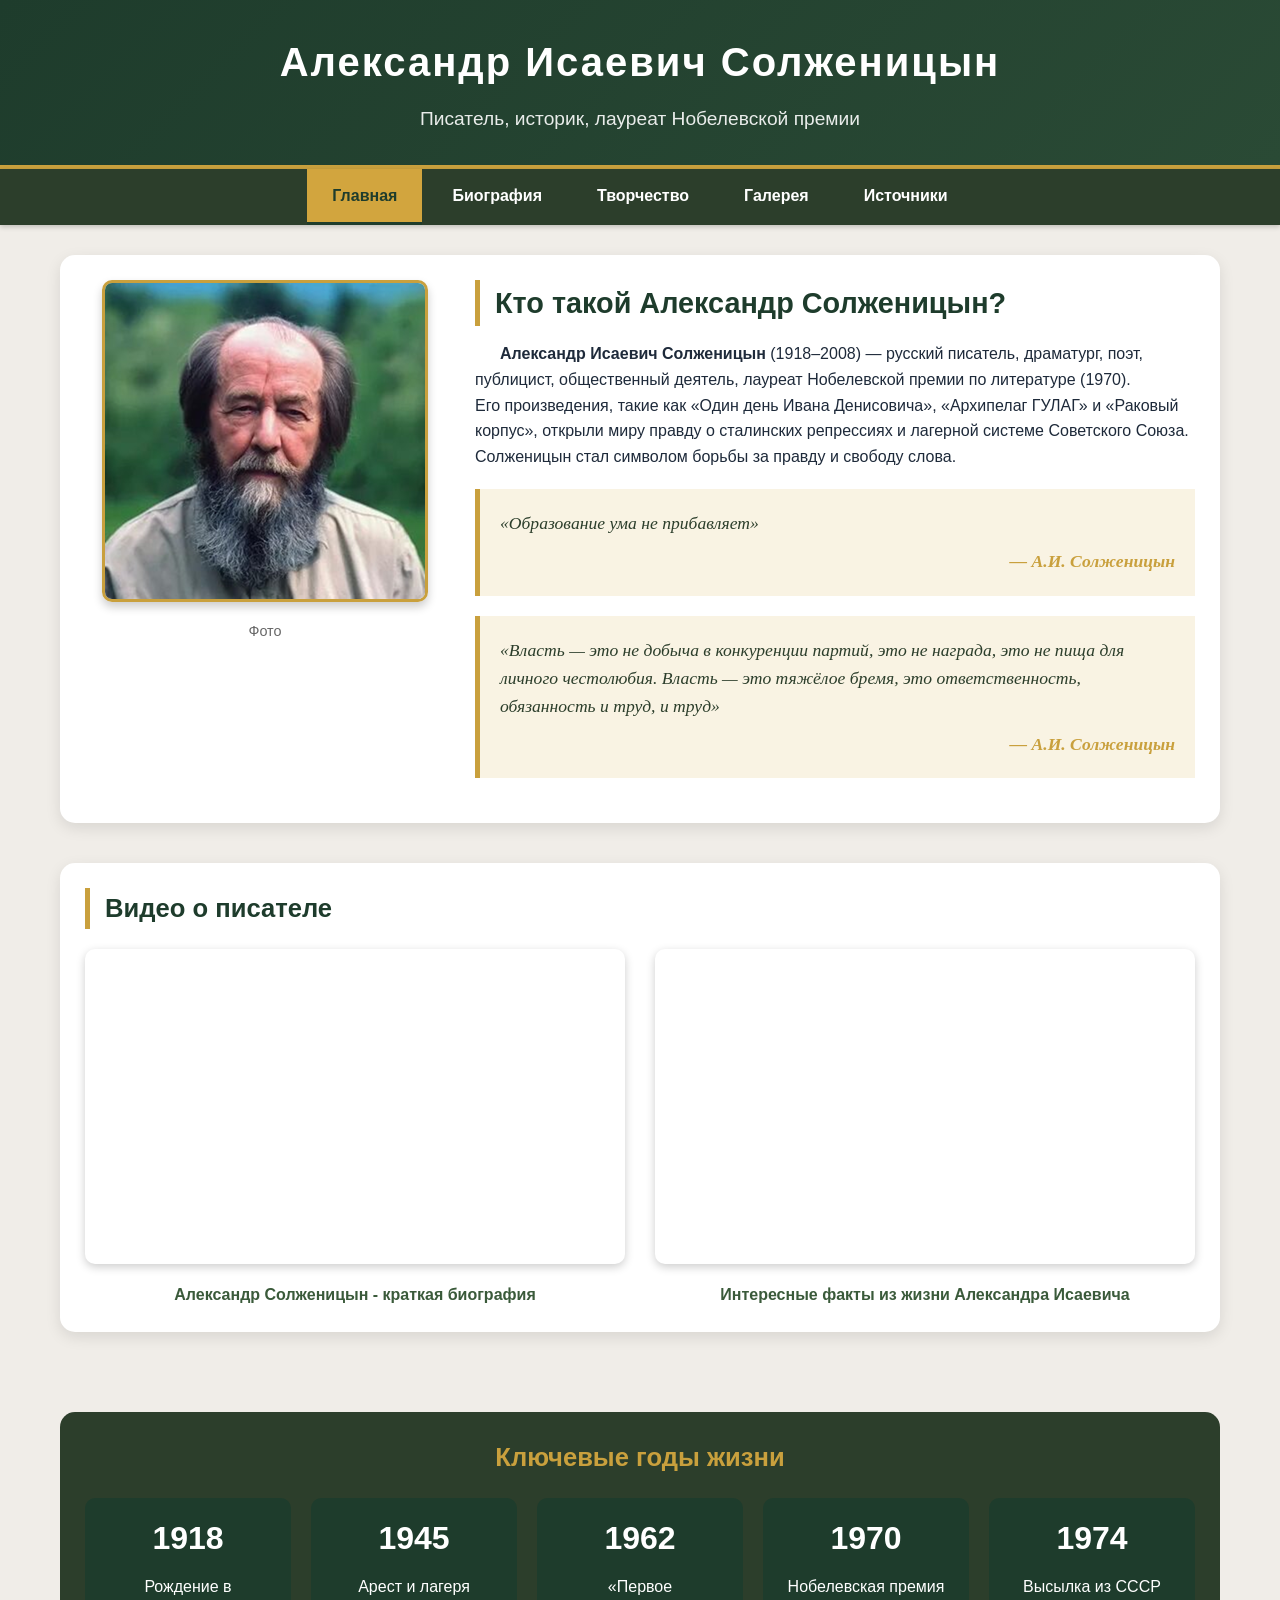
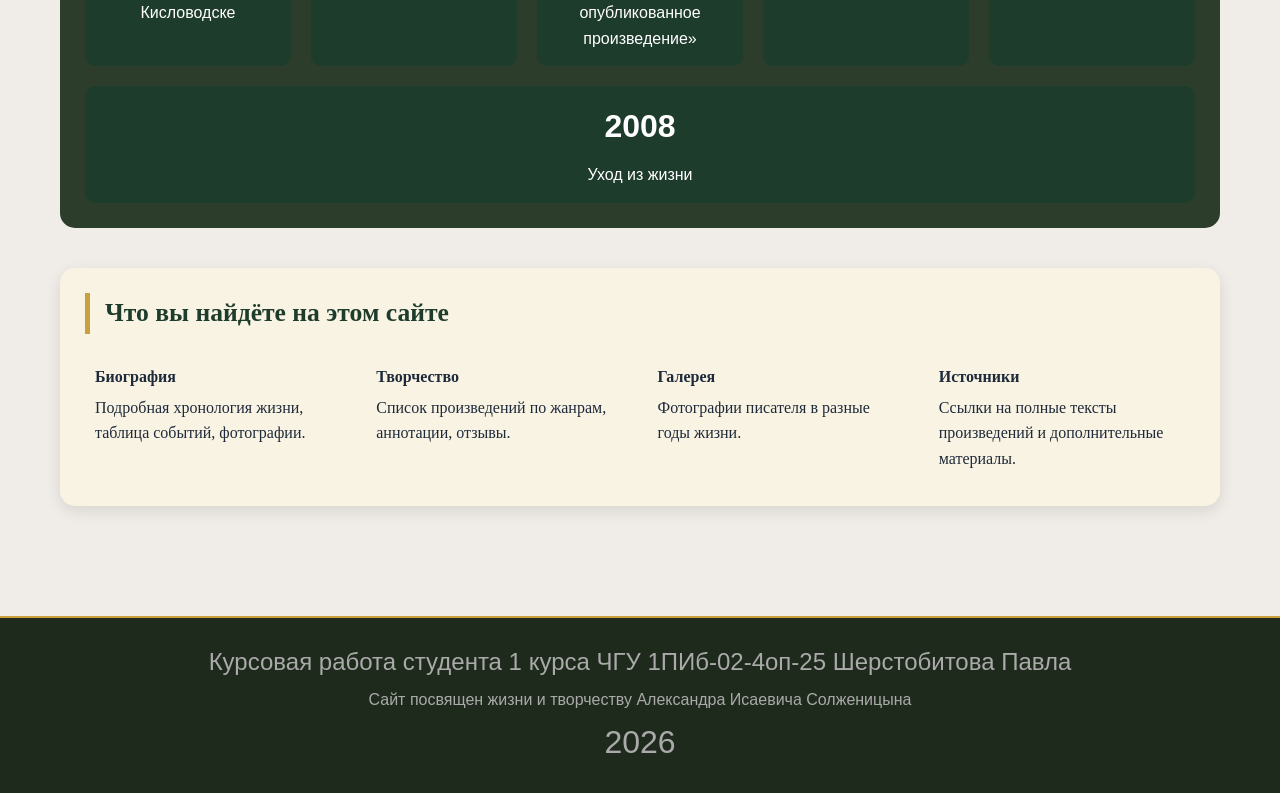
<file: index.html>
<!DOCTYPE html>
<html lang="ru">
<head>
    <meta charset="UTF-8">
    <meta name="yandex-verification" content="b395a28368252495" />
    <meta name="viewport" content="width=device-width, initial-scale=1.0">
    <title>Главная</title>
    <link rel="icon" type="image/png" href="иконка.png">
    <link rel="stylesheet" href="style.css">
</head>
<body>

<header>
    <h1>Александр Исаевич Солженицын</h1>
    <p>Писатель, историк, лауреат Нобелевской премии</p>
</header>

<nav>
    <a href="index.html" class="active">Главная</a>
    <a href="bio.html">Биография</a>
    <a href="works.html">Творчество</a>
    <a href="gallery.html">Галерея</a>
    <a href="sources.html">Источники</a>
</nav>

<main>

    
    <div class="hero">
        <div class="hero-image">
            <img src="Портрет.png" alt="Александр Солженицын">
            <p style="margin-top: 10px; font-size: 0.9em; color: #666;">Фото</p>
        </div>
        <div class="hero-text">
            <h2>Кто такой Александр Солженицын?</h2>
            <p class="indent"><strong>Александр Исаевич Солженицын</strong> (1918–2008) — русский писатель, драматург, поэт, публицист, общественный деятель, лауреат Нобелевской премии по литературе (1970).</p>
            <p>Его произведения, такие как «Один день Ивана Денисовича», «Архипелаг ГУЛАГ» и «Раковый корпус», открыли миру правду о сталинских репрессиях и лагерной системе Советского Союза. Солженицын стал символом борьбы за правду и свободу слова.</p>
            
            <div class="quote" style="font-family:'Times New Roman', serif;">
                «Образование ума не прибавляет»
                <div class="quote-author">— А.И. Солженицын</div>
            </div>
            
            <div class="quote" style="font-family:'Times New Roman', serif;">
                «Власть — это не добыча в конкуренции партий, это не награда, это не пища для личного честолюбия. Власть — это тяжёлое бремя, это ответственность, обязанность и труд, и труд»
                <div class="quote-author">— А.И. Солженицын</div>
            </div>
        </div>
    </div>

  
    <div class="video-section">
        <h3> Видео о писателе</h3>
        <div class="video-container">
            <div class="video-item">
                <iframe 
                    src="https://vkvideo.ru/video_ext.php?oid=-149753350&id=456239194&hash=" 
                    title="Александр Солженицын - краткая биография" 
                    frameborder="0" 
                    allow="clipboard-write; encrypted-media; picture-in-picture" 
                    allowfullscreen>
                </iframe>
                <p> Александр Солженицын - краткая биография</p>
            </div>
            <div class="video-item">
                <iframe 
                    src="https://rutube.ru/play/embed/634537a78f0405c6c634898a685a6adc"
                    title="Солженицын о русском характере" 
                    frameborder="0" 
                    allow="clipboard-write; encrypted-media;  picture-in-picture" 
                    allowfullscreen>
                </iframe>
                <p>  Интересные факты из жизни Александра Исаевича</p>
            </div>
        </div>
        
    </div>

    
    <div class="facts-section">
        <h3> Ключевые годы жизни</h3>
        <div class="facts-grid">
            <div class="fact-card">
                <h4>1918</h4>
                <p>Рождение в Кисловодске</p>
            </div>
            <div class="fact-card">
                <h4>1945</h4>
                <p>Арест и лагеря</p>
            </div>
            <div class="fact-card">
                <h4>1962</h4>
                <p>«Первое опубликованное произведение»</p>
            </div>
            <div class="fact-card">
                <h4>1970</h4>
                <p>Нобелевская премия</p>
            </div>
            <div class="fact-card">
                <h4>1974</h4>
                <p>Высылка из СССР</p>
            </div>
            <div class="fact-card">
                <h4>2008</h4>
                <p>Уход из жизни</p>
            </div>
        </div>
    </div>

    
    <div class="video-section" style="background: #f9f3e3; font-family: serif;">
        <h3> Что вы найдёте на этом сайте</h3>
        <div class="overview-container">
            <div class="overview-card">
                <strong> Биография</strong>
                <p>Подробная хронология жизни, таблица событий, фотографии.</p>
            </div>
            <div class="overview-card">
                <strong> Творчество</strong>
                <p>Список произведений по жанрам, аннотации, отзывы.</p>
            </div>
            <div class="overview-card">
                <strong> Галерея</strong>
                <p>Фотографии писателя в разные годы жизни.</p>
            </div>  
            <div class="overview-card">
                <strong> Источники</strong>
                <p>Ссылки на полные тексты произведений и дополнительные материалы.</p>
            </div>
        </div>
    </div>

</main>

<footer>
    <p style="font-size: 24px;">Курсовая работа студента 1 курса ЧГУ 1ПИб-02-4оп-25 Шерстобитова Павла</p>
    <p>Сайт посвящен жизни и творчеству Александра Исаевича Солженицына</p>
    <p style = "font-size: 200%;">2026</p>
</footer>
<script src="script.js"></script>
</body>
</html>
</file>
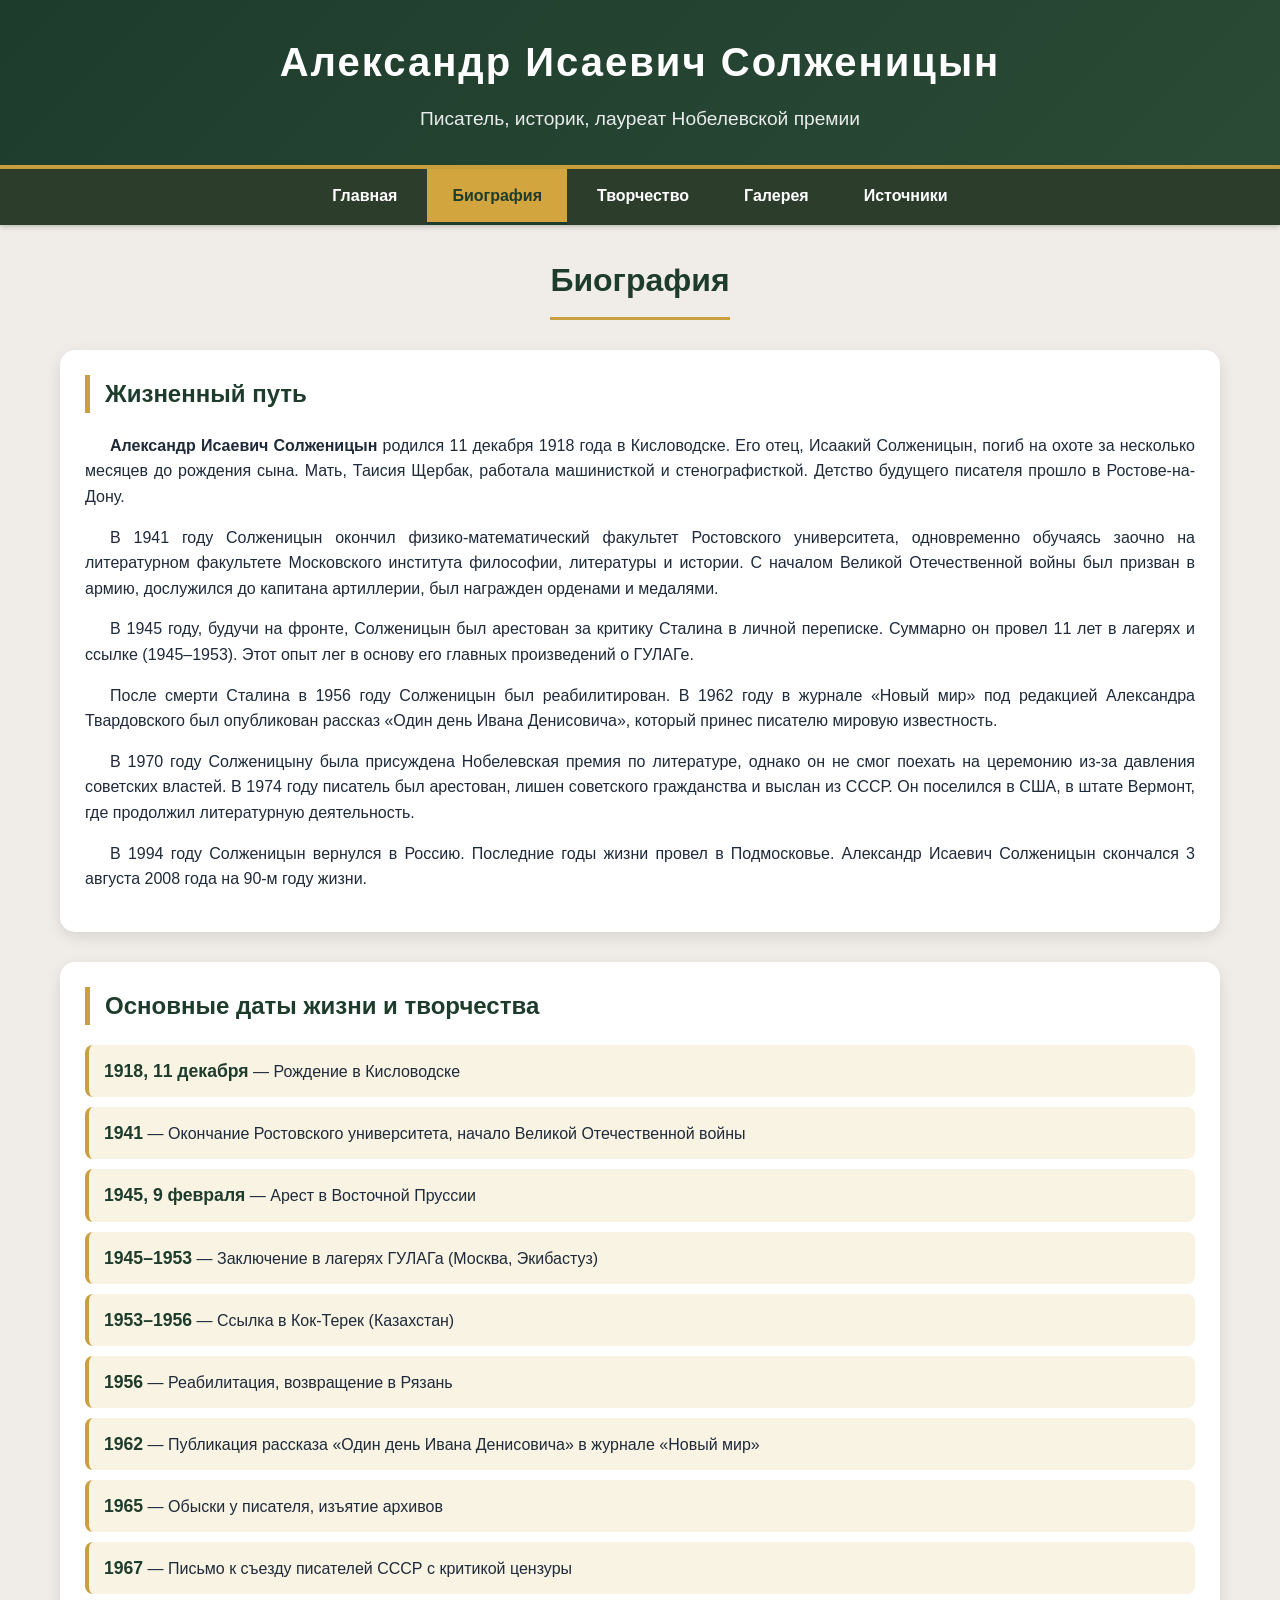
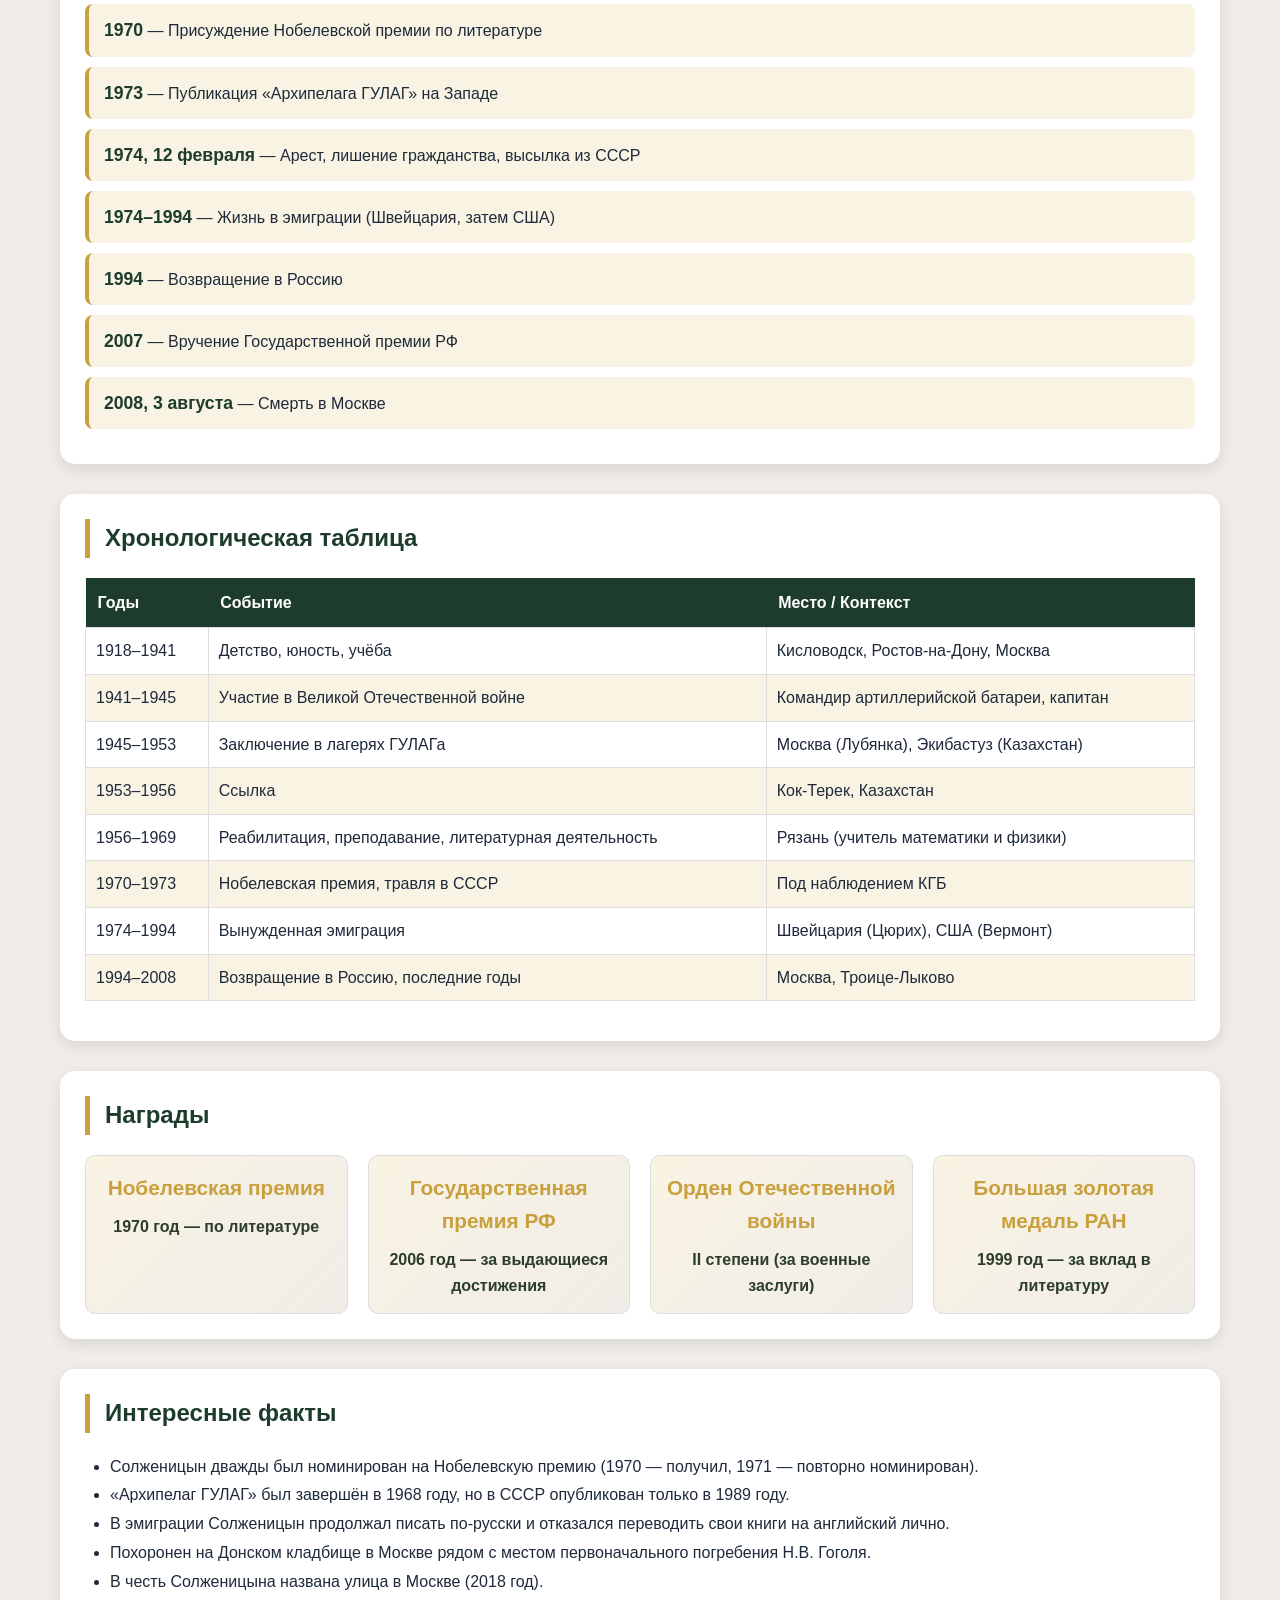
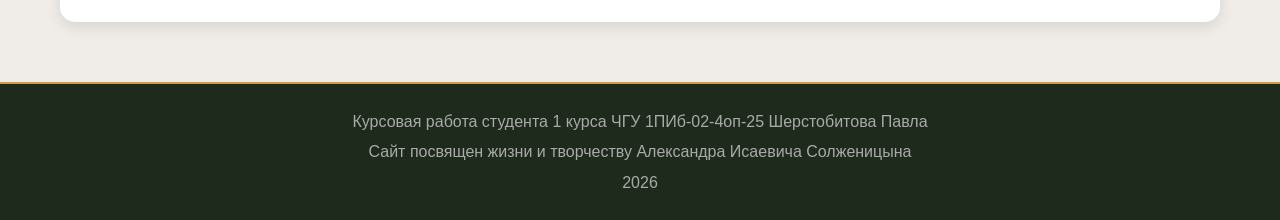
<file: bio.html>
<!DOCTYPE html>
<html lang="ru">
<head>
    <meta charset="UTF-8">
    <meta name="viewport" content="width=device-width, initial-scale=1.0">
    <title>Биография</title>
    <link rel="icon" type="image/png" href="иконка.png">
    <link rel="stylesheet" href="style.css">
</head>
<body>

<header>
    <h1>Александр Исаевич Солженицын</h1>
    <p>Писатель, историк, лауреат Нобелевской премии</p>
</header>

<nav>
    <a href="index.html">Главная</a>
    <a href="bio.html" class="active">Биография</a>
    <a href="works.html">Творчество</a>
    <a href="gallery.html">Галерея</a>
    <a href="sources.html">Источники</a>
</nav>

<main>
    <div class="page-title">
        <h2>Биография</h2>
    </div>

    <!-- Детальная биография с фото -->
    <div class="section clearfix">
        <div class="bio-text">
            <h3>Жизненный путь</h3>
            <p><strong>Александр Исаевич Солженицын</strong> родился 11 декабря 1918 года в Кисловодске. Его отец, Исаакий Солженицын, погиб на охоте за несколько месяцев до рождения сына. Мать, Таисия Щербак, работала машинисткой и стенографисткой. Детство будущего писателя прошло в Ростове-на-Дону.</p>
            
            <p>В 1941 году Солженицын окончил физико-математический факультет Ростовского университета, одновременно обучаясь заочно на литературном факультете Московского института философии, литературы и истории. С началом Великой Отечественной войны был призван в армию, дослужился до капитана артиллерии, был награжден орденами и медалями.</p>
            
            <p>В 1945 году, будучи на фронте, Солженицын был арестован за критику Сталина в личной переписке. Суммарно он провел 11 лет в лагерях и ссылке (1945–1953). Этот опыт лег в основу его главных произведений о ГУЛАГе.</p>
            
            <p>После смерти Сталина в 1956 году Солженицын был реабилитирован. В 1962 году в журнале «Новый мир» под редакцией Александра Твардовского был опубликован рассказ «Один день Ивана Денисовича», который принес писателю мировую известность.</p>
            
            <p>В 1970 году Солженицыну была присуждена Нобелевская премия по литературе, однако он не смог поехать на церемонию из-за давления советских властей. В 1974 году писатель был арестован, лишен советского гражданства и выслан из СССР. Он поселился в США, в штате Вермонт, где продолжил литературную деятельность.</p>
            
            <p>В 1994 году Солженицын вернулся в Россию. Последние годы жизни провел в Подмосковье. Александр Исаевич Солженицын скончался 3 августа 2008 года на 90-м году жизни.</p>
        </div>
    </div>

    <!-- Основные даты (маркированный список) -->
    <div class="section">
        <h3>Основные даты жизни и творчества</h3>
        <ul class="timeline-list">
            <li><strong>1918, 11 декабря</strong> — Рождение в Кисловодске</li>
            <li><strong>1941</strong> — Окончание Ростовского университета, начало Великой Отечественной войны</li>
            <li><strong>1945, 9 февраля</strong> — Арест в Восточной Пруссии</li>
            <li><strong>1945–1953</strong> — Заключение в лагерях ГУЛАГа (Москва, Экибастуз)</li>
            <li><strong>1953–1956</strong> — Ссылка в Кок-Терек (Казахстан)</li>
            <li><strong>1956</strong> — Реабилитация, возвращение в Рязань</li>
            <li><strong>1962</strong> — Публикация рассказа «Один день Ивана Денисовича» в журнале «Новый мир»</li>
            <li><strong>1965</strong> — Обыски у писателя, изъятие архивов</li>
            <li><strong>1967</strong> — Письмо к съезду писателей СССР с критикой цензуры</li>
            <li><strong>1970</strong> — Присуждение Нобелевской премии по литературе</li>
            <li><strong>1973</strong> — Публикация «Архипелага ГУЛАГ» на Западе</li>
            <li><strong>1974, 12 февраля</strong> — Арест, лишение гражданства, высылка из СССР</li>
            <li><strong>1974–1994</strong> — Жизнь в эмиграции (Швейцария, затем США)</li>
            <li><strong>1994</strong> — Возвращение в Россию</li>
            <li><strong>2007</strong> — Вручение Государственной премии РФ</li>
            <li><strong>2008, 3 августа</strong> — Смерть в Москве</li>
        </ul>
    </div>

    <!-- Хронологическая таблица (3 столбца) -->
    <div class="section">
        <h3>Хронологическая таблица</h3>
        <table class="bio-table">
            <thead>
                <tr>
                    <th>Годы</th>
                    <th>Событие</th>
                    <th>Место / Контекст</th>
                </tr>
            </thead>
            <tbody>
                <tr>
                    <td>1918–1941</td>
                    <td>Детство, юность, учёба</td>
                    <td>Кисловодск, Ростов-на-Дону, Москва</td>
                </tr>
                <tr>
                    <td>1941–1945</td>
                    <td>Участие в Великой Отечественной войне</td>
                    <td>Командир артиллерийской батареи, капитан</td>
                </tr>
                <tr>
                    <td>1945–1953</td>
                    <td>Заключение в лагерях ГУЛАГа</td>
                    <td>Москва (Лубянка), Экибастуз (Казахстан)</td>
                </tr>
                <tr>
                    <td>1953–1956</td>
                    <td>Ссылка</td>
                    <td>Кок-Терек, Казахстан</td>
                </tr>
                <tr>
                    <td>1956–1969</td>
                    <td>Реабилитация, преподавание, литературная деятельность</td>
                    <td>Рязань (учитель математики и физики)</td>
                </tr>
                <tr>
                    <td>1970–1973</td>
                    <td>Нобелевская премия, травля в СССР</td>
                    <td>Под наблюдением КГБ</td>
                </tr>
                <tr>
                    <td>1974–1994</td>
                    <td>Вынужденная эмиграция</td>
                    <td>Швейцария (Цюрих), США (Вермонт)</td>
                </tr>
                <tr>
                    <td>1994–2008</td>
                    <td>Возвращение в Россию, последние годы</td>
                    <td>Москва, Троице-Лыково</td>
                </tr>
            </tbody>
        </table>
    </div>

    <!-- Информационные карточки -->
    <div class="section">
        <h3>Награды</h3>
        <div class="info-cards">
            <div class="info-card">
                <h4>Нобелевская премия</h4>
                <p>1970 год — по литературе</p>
            </div>
            <div class="info-card">
                <h4>Государственная премия РФ</h4>
                <p>2006 год — за выдающиеся достижения</p>
            </div>
            <div class="info-card">
                <h4>Орден Отечественной войны</h4>
                <p>II степени (за военные заслуги)</p>
            </div>
            <div class="info-card">
                <h4>Большая золотая медаль РАН</h4>
                <p>1999 год — за вклад в литературу</p>
            </div>
        </div>
    </div>

    <!-- Интересные факты (список) -->
    <div class="section">
        <h3>Интересные факты</h3>
        <ul style="margin-left: 25px; line-height: 1.8;">
            <li>Солженицын дважды был номинирован на Нобелевскую премию (1970 — получил, 1971 — повторно номинирован).</li>
            <li>«Архипелаг ГУЛАГ» был завершён в 1968 году, но в СССР опубликован только в 1989 году.</li>
            <li>В эмиграции Солженицын продолжал писать по-русски и отказался переводить свои книги на английский лично.</li>
            <li>Похоронен на Донском кладбище в Москве рядом с местом первоначального погребения Н.В. Гоголя.</li>
            <li>В честь Солженицына названа улица в Москве (2018 год).</li>
        </ul>
    </div>
</main>

<footer>
    <p>Курсовая работа студента 1 курса ЧГУ 1ПИб-02-4оп-25 Шерстобитова Павла</p>
    <p>Сайт посвящен жизни и творчеству Александра Исаевича Солженицына</p>
    <p>2026</p>
</footer>
<script src="script.js"></script>
</body>
</html>
</file>
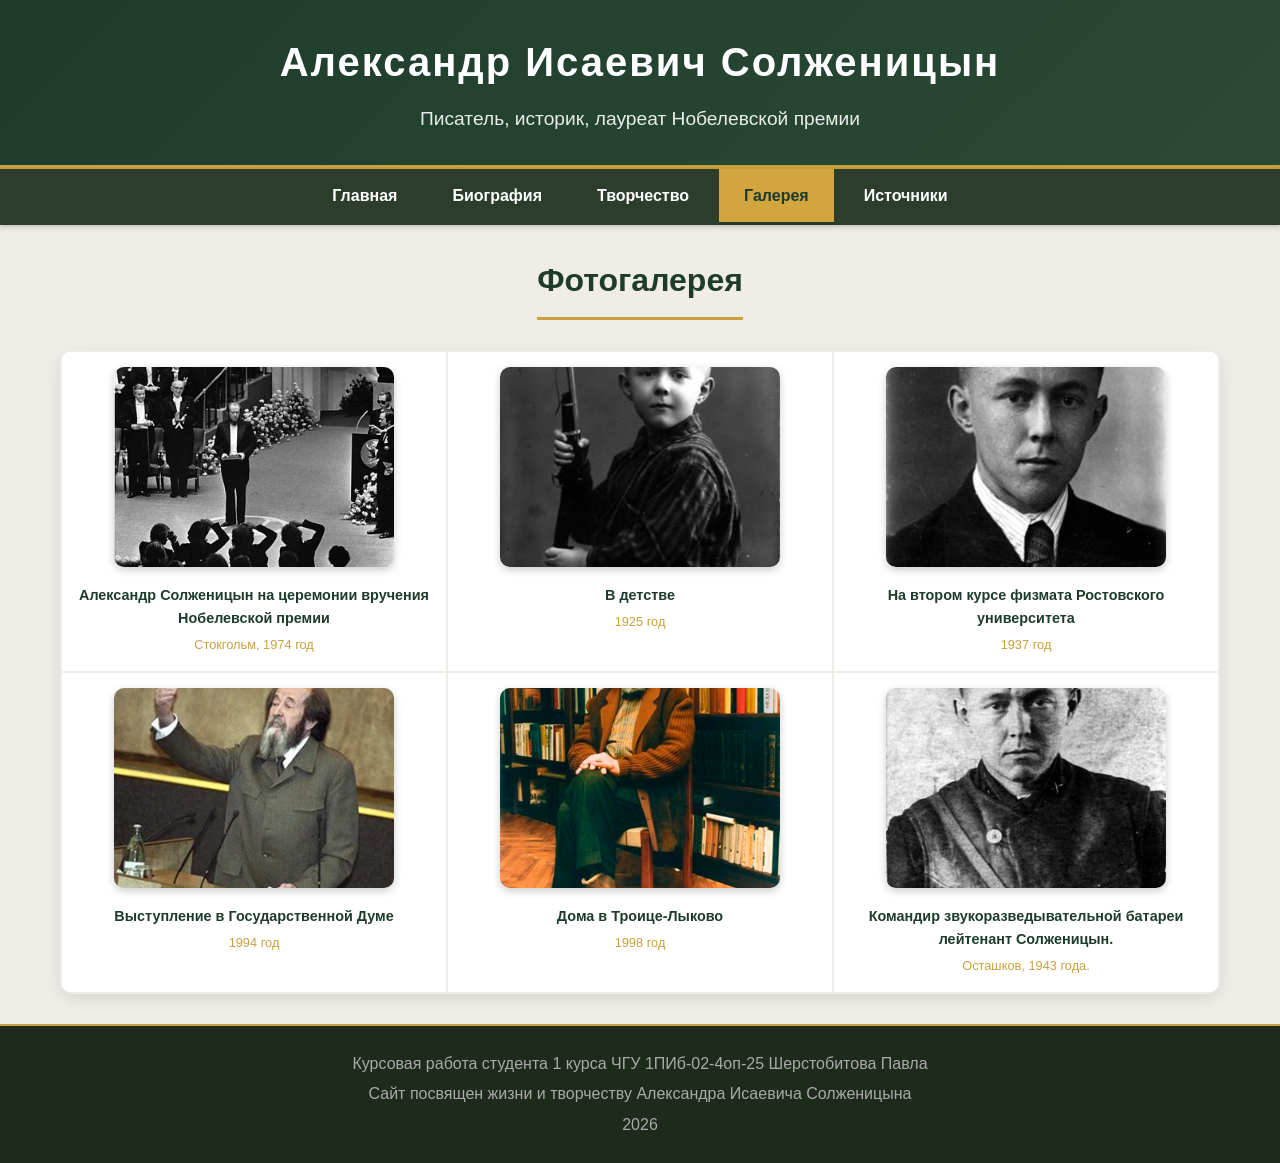
<file: gallery.html>
<!DOCTYPE html>
<html lang="ru">
<head>
    <meta charset="UTF-8">
    <meta name="viewport" content="width=device-width, initial-scale=1.0">
    <title>Галерея</title>
    <link rel="icon" type="image/png" href="иконка.png">
    <link rel="stylesheet" href="style.css">
</head>
<body>

<header>
    <h1>Александр Исаевич Солженицын</h1>
    <p>Писатель, историк, лауреат Нобелевской премии</p>
</header>

<nav>
    <a href="index.html">Главная</a>
    <a href="bio.html">Биография</a>
    <a href="works.html" >Творчество</a>
    <a href="gallery.html" class="active">Галерея</a>
    <a href="sources.html">Источники</a>
</nav>

<main>
    <div class="page-title">
        <h2>Фотогалерея</h2>
    </div>

    <!-- Таблица 3x2 (6 фотографий с подписями) -->
    <table class="gallery-table">
        <tr>
            <td>
                <img src="first.gif" alt="Нобелевская премия 1974">
                <p>Александр Солженицын на церемонии вручения Нобелевской премии</p>
                <div class="year">Стокгольм, 1974 год</div>
            </td>
            <td>
                <img src="sec.gif" alt="Маленький Александр">
                <p>В детстве</p>
                <div class="year">1925 год</div>
            </td>
            <td>
                <img src="thr.gif" alt="Студент">
                <p>На втором курсе физмата Ростовского университета</p>
                <div class="year">1937 год</div>
            </td>
        </tr>
        <tr>
            <td>
                <img src="Дума.png" alt="В думе">
                <p>Выступление в Государственной Думе</p>
                <div class="year"> 1994 год</div>
            </td>
            <td>
                <img src="sit.jpg" alt="Солженицын сидит">
                <p>Дома в Троице-Лыково</p>
                <div class="year">1998 год</div>
            </td>
            <td>
                <img src="last.jpg" alt="На войне">
                <p>Командир звукоразведывательной батареи лейтенант Солженицын.</p>
                <div class="year">Осташков, 1943 года.</div>
            </td>
        </tr>
    </table>
</main>

<footer>
     <p>Курсовая работа студента 1 курса ЧГУ 1ПИб-02-4оп-25 Шерстобитова Павла</p>
    <p>Сайт посвящен жизни и творчеству Александра Исаевича Солженицына</p>
    <p>2026</p>
</footer>
 <script src="script.js"></script>
</body>
</html>
</file>
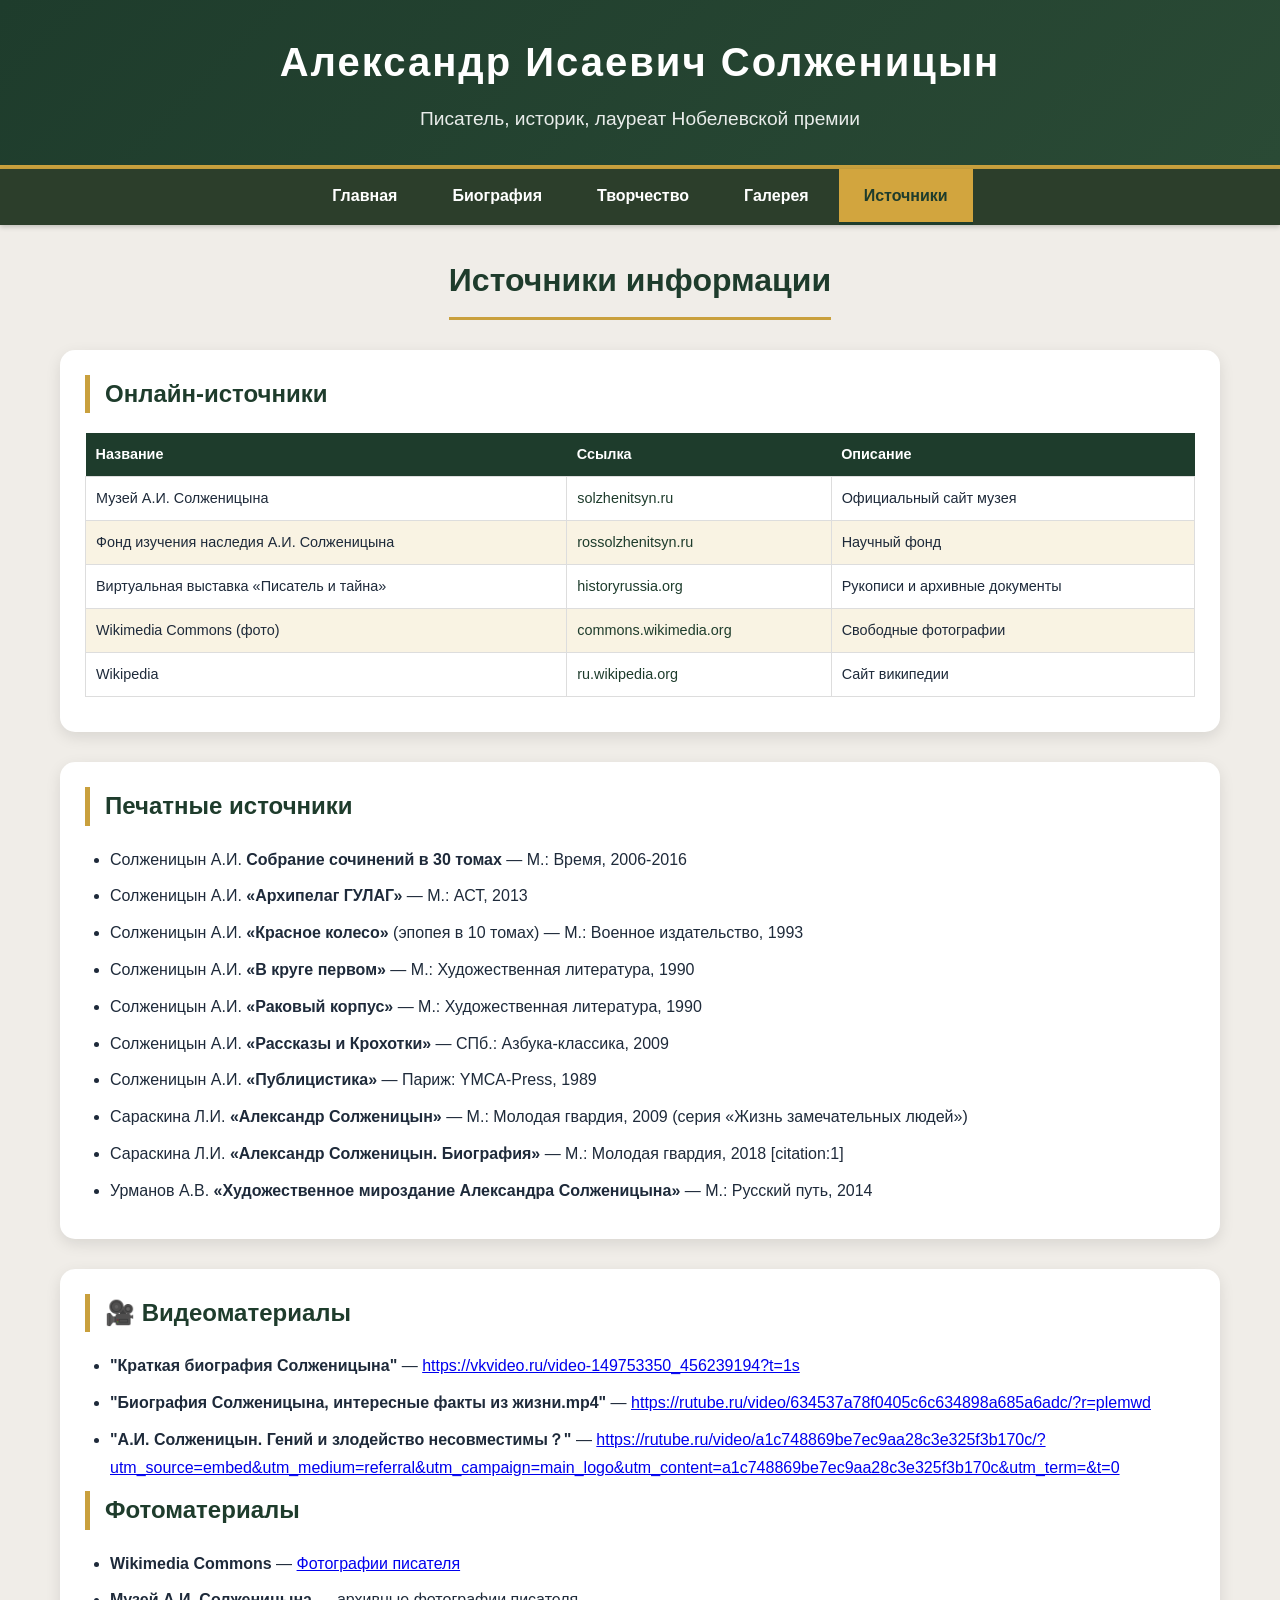
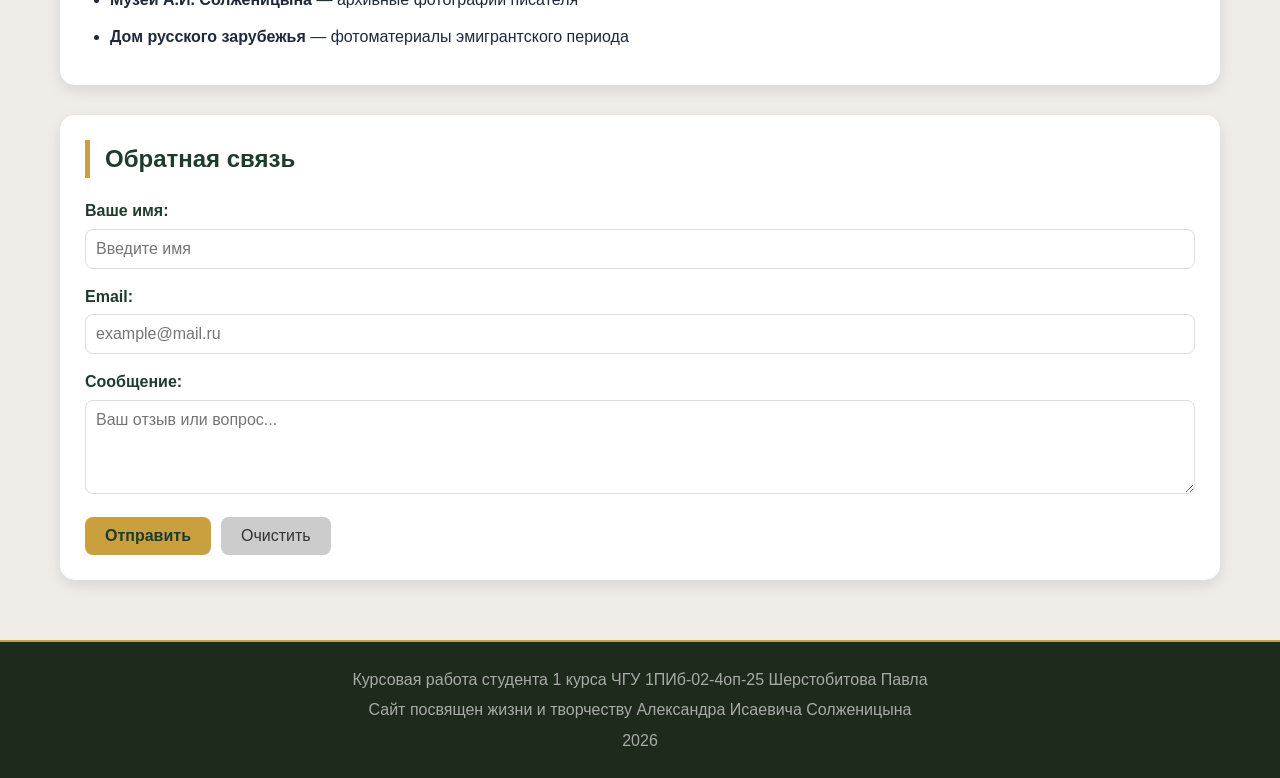
<file: sources.html>
<!DOCTYPE html>
<html lang="ru">
<head>
    <meta charset="UTF-8">
    <meta name="viewport" content="width=device-width, initial-scale=1.0">
    <title>Источники — Александр Солженицын</title>
    <link rel="icon" type="image/png" href="иконка.png">
    <link rel="stylesheet" href="style.css">
</head>
<body>

<header>
    <h1>Александр Исаевич Солженицын</h1>
    <p>Писатель, историк, лауреат Нобелевской премии</p>
</header>

<nav>
    <a href="index.html">Главная</a>
    <a href="bio.html">Биография</a>
    <a href="works.html">Творчество</a>
    <a href="gallery.html">Галерея</a>
    <a href="sources.html" class="active">Источники</a>
</nav>

<main>
    <div class="page-title">
        <h2>Источники информации</h2>
    </div>

    <!-- ОНЛАЙН-ИСТОЧНИКИ -->
    <div class="section">
        <h3>Онлайн-источники</h3>
        <table class="source-table">
            <thead>
                <tr><th>Название</th><th>Ссылка</th><th>Описание</th></tr>
            </thead>
            <tbody>
                <tr><td>Музей А.И. Солженицына</td><td><a href="https://www.solzhenitsyn.ru" target="_blank">solzhenitsyn.ru</a></td><td>Официальный сайт музея </td></tr>
                <tr><td>Фонд изучения наследия А.И. Солженицына</td><td><a href="https://rossolzhenitsyn.ru" target="_blank">rossolzhenitsyn.ru</a></td><td>Научный фонд</td></tr>
                <tr><td>Виртуальная выставка «Писатель и тайна»</td><td><a href="https://historyrussia.org/sobytiya/virtualnaya-vystavka-pisatel-i-tajna-aleksandr-solzhenitsyn.html" target="_blank">historyrussia.org</a></td><td>Рукописи и архивные документы </td></tr>
                <tr><td>Wikimedia Commons (фото)</td><td><a href="https://commons.wikimedia.org" target="_blank">commons.wikimedia.org</a></td><td>Свободные фотографии </td></tr>
                <tr><td>Wikipedia</td><td><a href="https://ru.wikipedia.org/wiki/%D0%A1%D0%BE%D0%BB%D0%B6%D0%B5%D0%BD%D0%B8%D1%86%D1%8B%D0%BD,_%D0%90%D0%BB%D0%B5%D0%BA%D1%81%D0%B0%D0%BD%D0%B4%D1%80_%D0%98%D1%81%D0%B0%D0%B5%D0%B2%D0%B8%D1%87" target="_blank">ru.wikipedia.org</a></td><td> Сайт википедии</td></tr>
            </tbody>
        </table>
    </div>

    
    <div class="section">
        <h3>Печатные источники</h3>
        <ul class="book-list">
            <li>Солженицын А.И. <strong>Собрание сочинений в 30 томах</strong> — М.: Время, 2006-2016 </li>
            <li>Солженицын А.И. <strong>«Архипелаг ГУЛАГ»</strong> — М.: АСТ, 2013</li>
            <li>Солженицын А.И. <strong>«Красное колесо»</strong> (эпопея в 10 томах) — М.: Военное издательство, 1993 </li>
            <li>Солженицын А.И. <strong>«В круге первом»</strong> — М.: Художественная литература, 1990 </li>
            <li>Солженицын А.И. <strong>«Раковый корпус»</strong> — М.: Художественная литература, 1990 </li>
            <li>Солженицын А.И. <strong>«Рассказы и Крохотки»</strong> — СПб.: Азбука-классика, 2009 </li>
            <li>Солженицын А.И. <strong>«Публицистика»</strong> — Париж: YMCA-Press, 1989 </li>
            <li>Сараскина Л.И. <strong>«Александр Солженицын»</strong> — М.: Молодая гвардия, 2009 (серия «Жизнь замечательных людей») </li>
            <li>Сараскина Л.И. <strong>«Александр Солженицын. Биография»</strong> — М.: Молодая гвардия, 2018 [citation:1]</li>
            <li>Урманов А.В. <strong>«Художественное мироздание Александра Солженицына»</strong> — М.: Русский путь, 2014 </li>
            
           
        </ul>
    </div>

    <!-- ВИДЕОМАТЕРИАЛЫ -->
    <div class="section">
        <h3>🎥 Видеоматериалы</h3>
        <ul class="book-list">
            <li><strong>"Краткая биография Солженицына"</strong> — <a href="https://vkvideo.ru/video-149753350_456239194?t=1s" target="_blank">https://vkvideo.ru/video-149753350_456239194?t=1s</a></li>
            <li><strong>"Биография Солженицына, интересные факты из жизни.mp4"</strong> — <a href="https://rutube.ru/video/634537a78f0405c6c634898a685a6adc/?r=plemwd" target="_blank">https://rutube.ru/video/634537a78f0405c6c634898a685a6adc/?r=plemwd</a></li>
            <li><strong>"А.И. Солженицын. Гений и злодейство несовместимы？"</strong> — <a href="https://rutube.ru/video/a1c748869be7ec9aa28c3e325f3b170c/?utm_source=embed&utm_medium=referral&utm_campaign=main_logo&utm_content=a1c748869be7ec9aa28c3e325f3b170c&utm_term=&t=0" target="_blank">https://rutube.ru/video/a1c748869be7ec9aa28c3e325f3b170c/?utm_source=embed&utm_medium=referral&utm_campaign=main_logo&utm_content=a1c748869be7ec9aa28c3e325f3b170c&utm_term=&t=0</a></li>
        </ul>

        <h3>Фотоматериалы</h3>
        <ul class="book-list">
            <li><strong>Wikimedia Commons</strong> — <a href="https://commons.wikimedia.org/w/index.php?search=%D0%A1%D0%BE%D0%BB%D0%B6%D0%B5%D0%BD%D0%B8%D1%86%D1%8B%D0%BD&title=Special%3AMediaSearch&type=image" target="_blank">Фотографии писателя</a></li>
            <li><strong>Музей А.И. Солженицына</strong> — архивные фотографии писателя</li>
            <li><strong>Дом русского зарубежья</strong> — фотоматериалы эмигрантского периода</li>
        </ul>
    </div>
    <div class="section">
    <h3>Обратная связь</h3>
    
    <form action="#" method="post">
        <div class="form-group">
            <label for="name">Ваше имя:</label>
            <input type="text" placeholder="Введите имя">
        </div>
        
        <div class="form-group">
            <label for="email">Email:</label>
            <input type="email" placeholder="example@mail.ru">
        </div>
        
        <div class="form-group">
            <label for="message">Сообщение:</label>
            <textarea  rows="4" placeholder="Ваш отзыв или вопрос..."></textarea>
        </div>
        
        <div class="form-buttons">
            <input type="submit" value="Отправить" class="btn-submit">
            <input type="reset" value="Очистить" class="btn-reset">
        </div>
    </form>
</div>
</main>
<footer>


     <p>Курсовая работа студента 1 курса ЧГУ 1ПИб-02-4оп-25 Шерстобитова Павла</p>
    <p>Сайт посвящен жизни и творчеству Александра Исаевича Солженицына</p>
    <p>2026</p>
</footer>
<script src="script.js"></script>
</body>
</html>
</file>
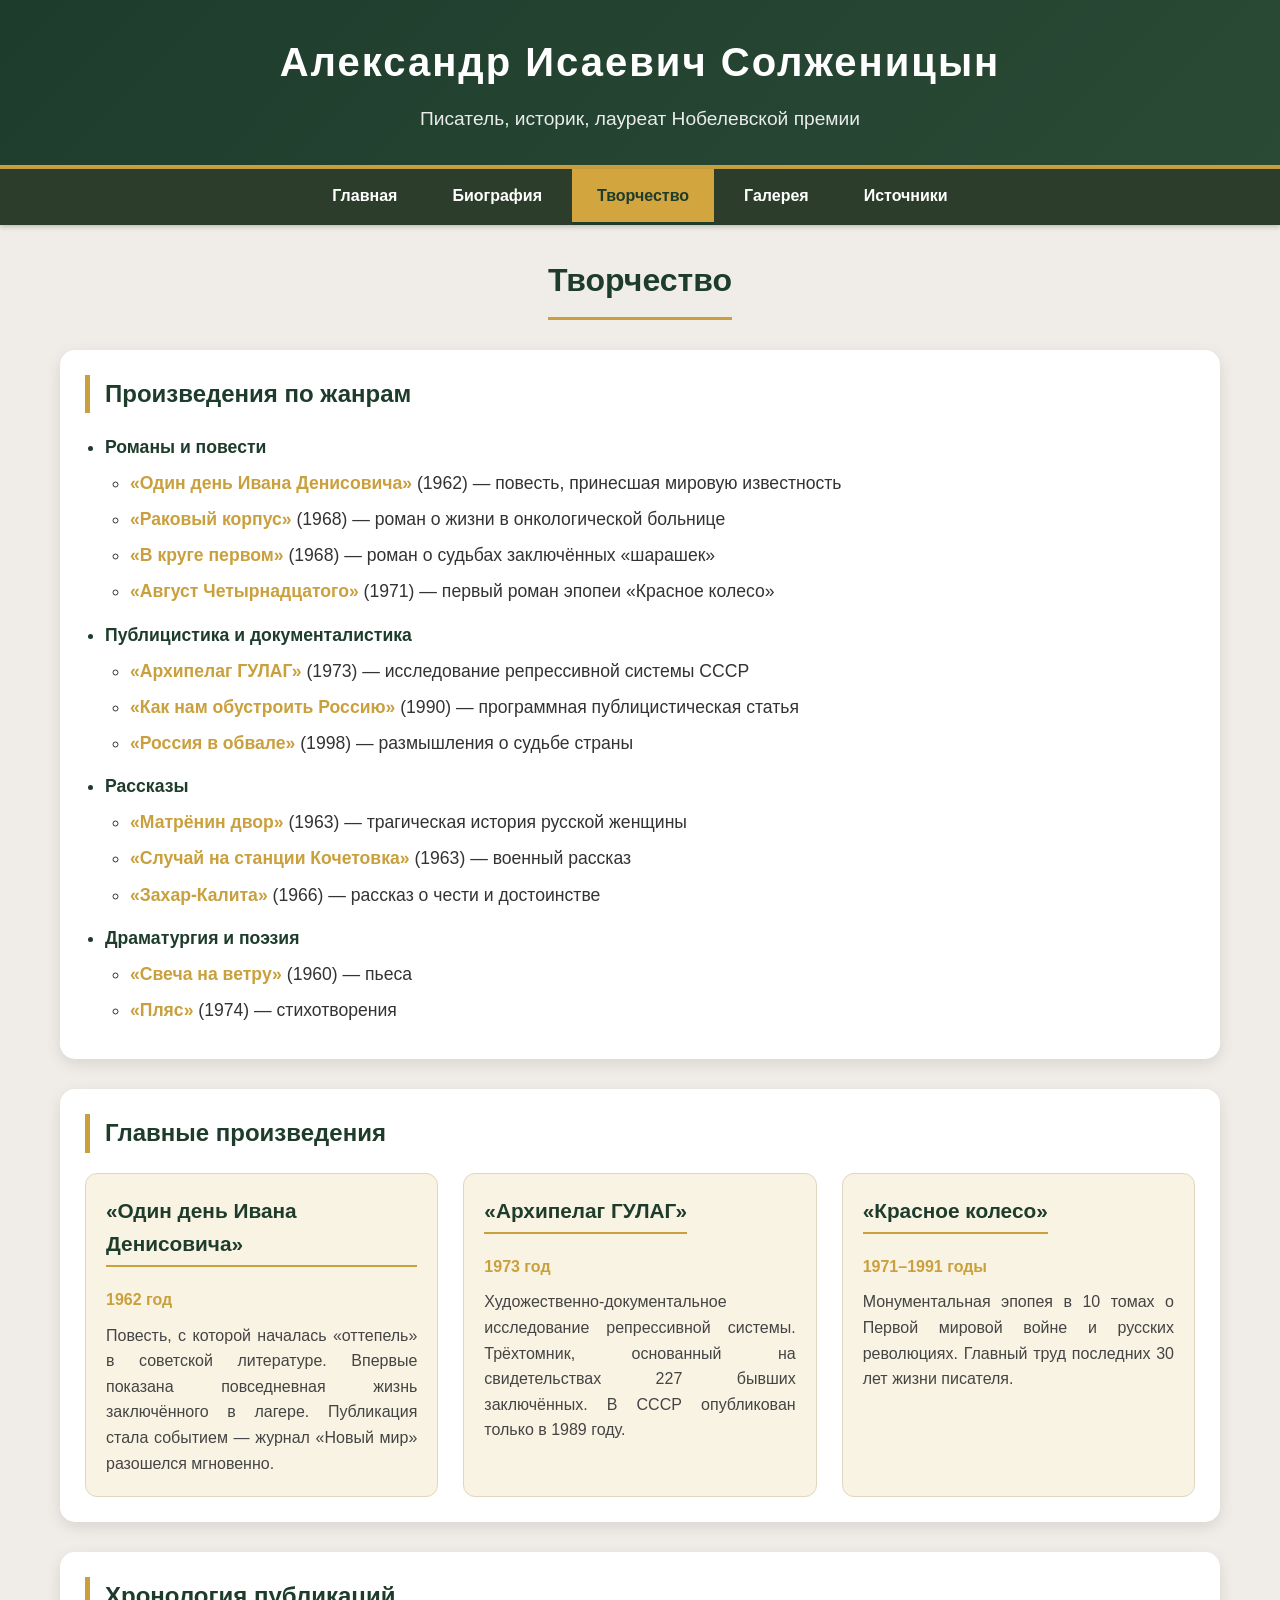
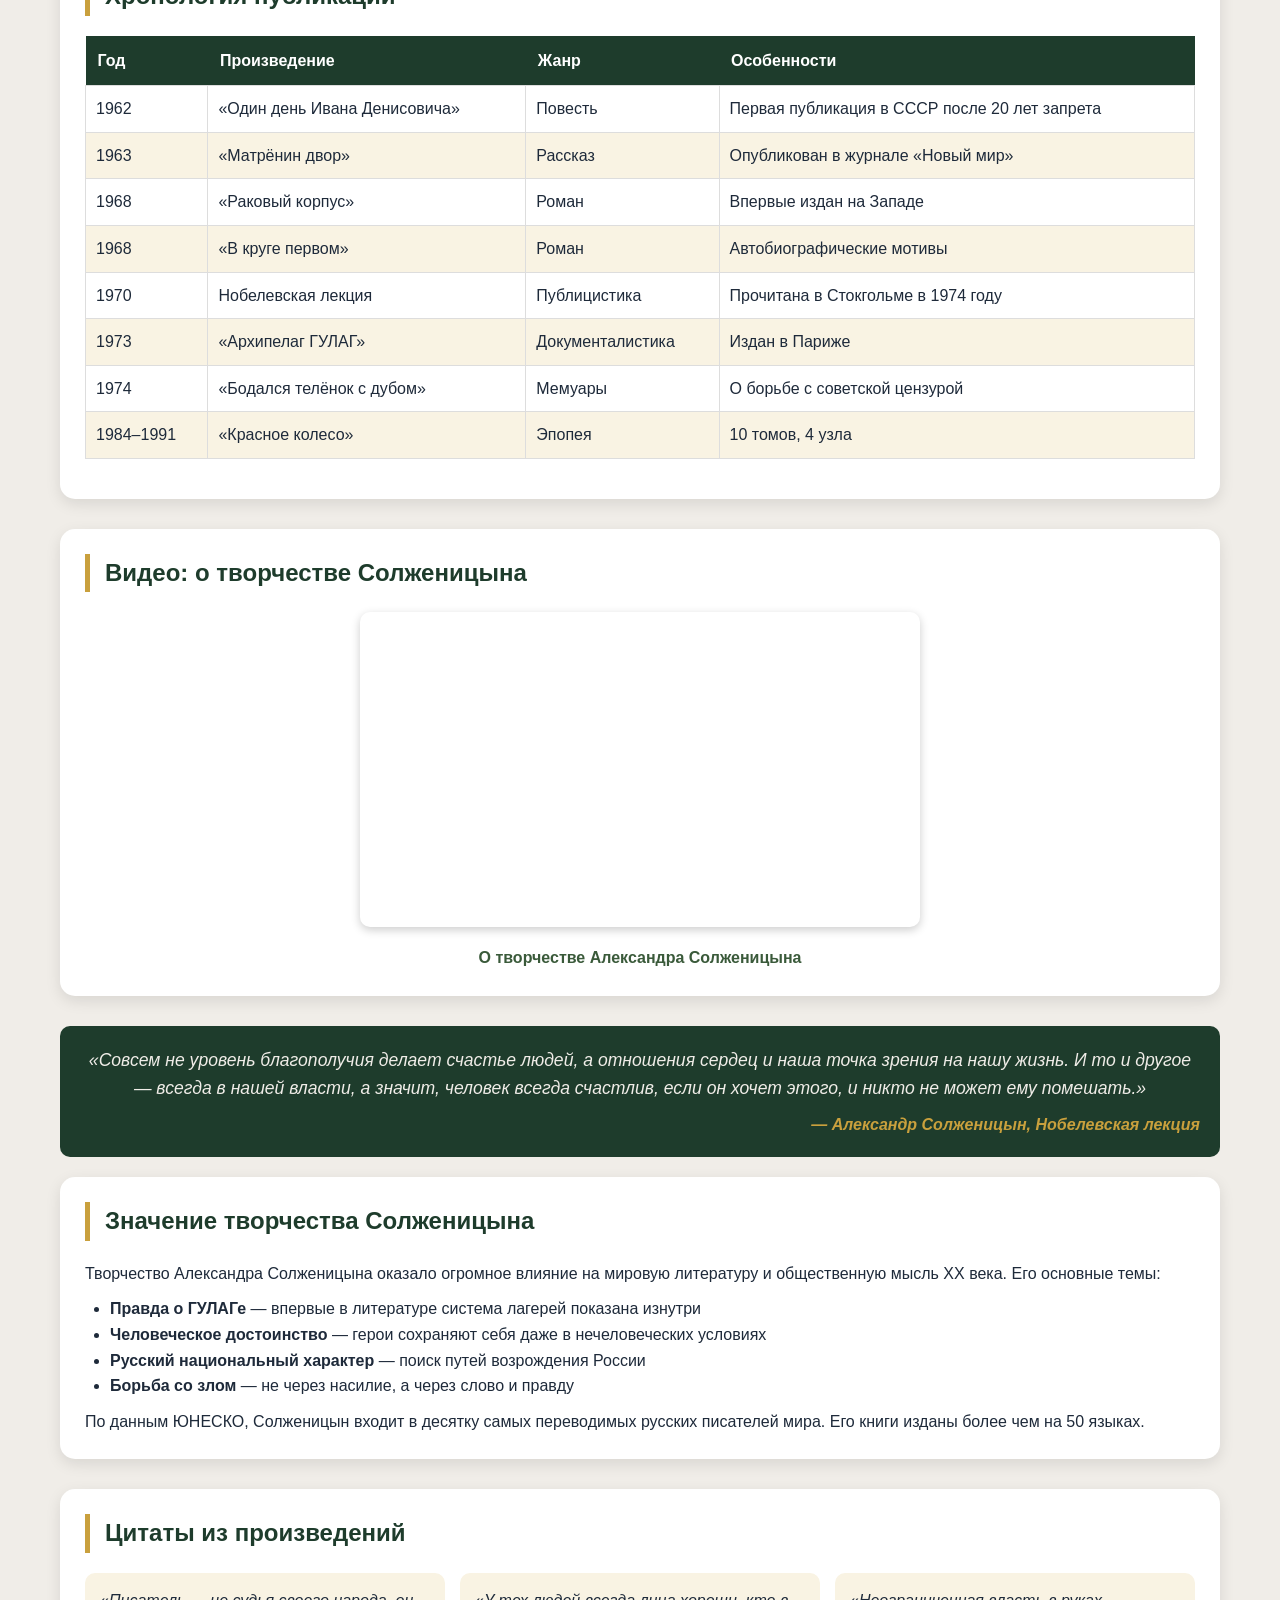
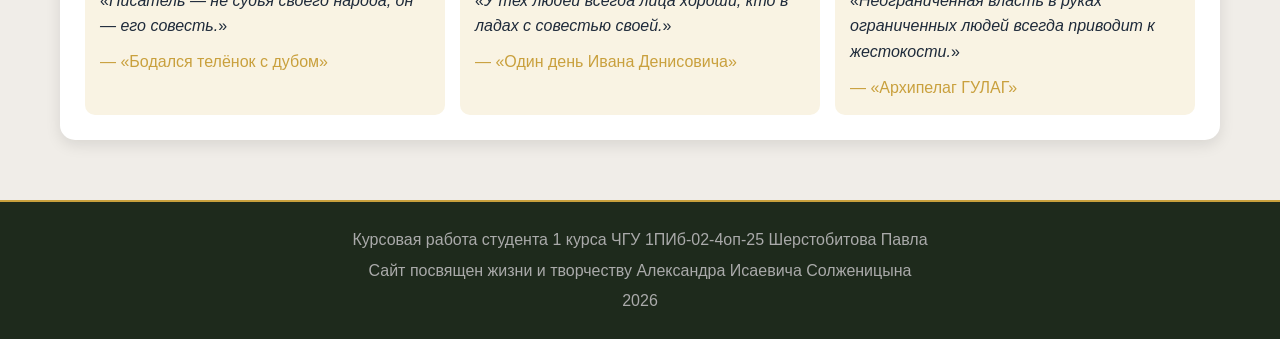
<file: works.html>
<!DOCTYPE html>
<html lang="ru">
<head>
    <meta charset="UTF-8">
    <meta name="viewport" content="width=device-width, initial-scale=1.0">
    <title>Творчество</title>
    <link rel="icon" type="image/png" href="иконка.png">
    <link rel="stylesheet" href="style.css">
</head>
<body>

<header>
    <h1>Александр Исаевич Солженицын</h1>
    <p>Писатель, историк, лауреат Нобелевской премии</p>
</header>

<nav>
    <a href="index.html">Главная</a>
    <a href="bio.html">Биография</a>
    <a href="works.html" class="active">Творчество</a>
    <a href="gallery.html">Галерея</a>
    <a href="sources.html">Источники</a>
</nav>

<main>
    <div class="page-title">
        <h2>Творчество</h2>
    </div>

    <!-- ВЛОЖЕННЫЙ СПИСОК (основное требование) -->
    <div class="section">
        <h3>Произведения по жанрам</h3>
        <ul class="nested-list">
            <li>Романы и повести
                <ul>
                    <li><strong>«Один день Ивана Денисовича»</strong> (1962) — повесть, принесшая мировую известность</li>
                    <li><strong>«Раковый корпус»</strong> (1968) — роман о жизни в онкологической больнице</li>
                    <li><strong>«В круге первом»</strong> (1968) — роман о судьбах заключённых «шарашек»</li>
                    <li><strong>«Август Четырнадцатого»</strong> (1971) — первый роман эпопеи «Красное колесо»</li>
                </ul>
            </li>
            <li>Публицистика и документалистика
                <ul>
                    <li><strong>«Архипелаг ГУЛАГ»</strong> (1973) — исследование репрессивной системы СССР</li>
                    <li><strong>«Как нам обустроить Россию»</strong> (1990) — программная публицистическая статья</li>
                    <li><strong>«Россия в обвале»</strong> (1998) — размышления о судьбе страны</li>
                </ul>
            </li>
            <li>Рассказы
                <ul>
                    <li><strong>«Матрёнин двор»</strong> (1963) — трагическая история русской женщины</li>
                    <li><strong>«Случай на станции Кочетовка»</strong> (1963) — военный рассказ</li>
                    <li><strong>«Захар-Калита»</strong> (1966) — рассказ о чести и достоинстве</li>
                </ul>
            </li>
            <li>Драматургия и поэзия
                <ul>
                    <li><strong>«Свеча на ветру»</strong> (1960) — пьеса</li>
                    <li><strong>«Пляс»</strong> (1974) — стихотворения</li>
                </ul>
            </li>
        </ul>
    </div>

    <!-- Главные произведения (карточки) -->
    <div class="section">
        <h3>Главные произведения</h3>
        <div class="works-grid">
            <div class="work-card">
                <h4>«Один день Ивана Денисовича»</h4>
                <div class="work-year">1962 год</div>
                <div class="work-desc">Повесть, с которой началась «оттепель» в советской литературе. Впервые показана повседневная жизнь заключённого в лагере. Публикация стала событием — журнал «Новый мир» разошелся мгновенно.</div>
            </div>
            <div class="work-card">
                <h4>«Архипелаг ГУЛАГ»</h4>
                <div class="work-year">1973 год</div>
                <div class="work-desc">Художественно-документальное исследование репрессивной системы. Трёхтомник, основанный на свидетельствах 227 бывших заключённых. В СССР опубликован только в 1989 году.</div>
            </div>
            <div class="work-card">
                <h4>«Красное колесо»</h4>
                <div class="work-year">1971–1991 годы</div>
                <div class="work-desc">Монументальная эпопея в 10 томах о Первой мировой войне и русских революциях. Главный труд последних 30 лет жизни писателя.</div>
            </div>
        </div>
    </div>

    <!-- Таблица произведений -->
    <div class="section">
        <h3>Хронология публикаций</h3>
        <table class="works-table">
            <thead>
                <tr>
                    <th>Год</th>
                    <th>Произведение</th>
                    <th>Жанр</th>
                    <th>Особенности</th>
                </tr>
            </thead>
            <tbody>
                <tr>
                    <td>1962</td>
                    <td>«Один день Ивана Денисовича»</td>
                    <td>Повесть</td>
                    <td>Первая публикация в СССР после 20 лет запрета</td>
                </tr>
                <tr>
                    <td>1963</td>
                    <td>«Матрёнин двор»</td>
                    <td>Рассказ</td>
                    <td>Опубликован в журнале «Новый мир»</td>
                </tr>
                <tr>
                    <td>1968</td>
                    <td>«Раковый корпус»</td>
                    <td>Роман</td>
                    <td>Впервые издан на Западе</td>
                </tr>
                <tr>
                    <td>1968</td>
                    <td>«В круге первом»</td>
                    <td>Роман</td>
                    <td>Автобиографические мотивы</td>
                </tr>
                <tr>
                    <td>1970</td>
                    <td>Нобелевская лекция</td>
                    <td>Публицистика</td>
                    <td>Прочитана в Стокгольме в 1974 году</td>
                </tr>
                <tr>
                    <td>1973</td>
                    <td>«Архипелаг ГУЛАГ»</td>
                    <td>Документалистика</td>
                    <td>Издан в Париже</td>
                </tr>
                <tr>
                    <td>1974</td>
                    <td>«Бодался телёнок с дубом»</td>
                    <td>Мемуары</td>
                    <td>О борьбе с советской цензурой</td>
                </tr>
                <tr>
                    <td>1984–1991</td>
                    <td>«Красное колесо»</td>
                    <td>Эпопея</td>
                    <td>10 томов, 4 узла</td>
                </tr>
            </tbody>
        </table>
    </div>

    <!-- ВИДЕО на странице творчества -->
    <div class="section">
        <h3>Видео: о творчестве Солженицына</h3>
        <div class="video-container">
            <div class="video-item">
                <iframe 
                    src="https://rutube.ru/play/embed/a1c748869be7ec9aa28c3e325f3b170c"
                    title="Видео" 
                    frameborder="0" 
                    allow="clipboard-write; encrypted-media; picture-in-picture" 
                    allowfullscreen>
                </iframe>
                <p>О творчестве Александра Солженицына</p>
            </div>
        </div>
    </div>

    <!-- Цитата о творчестве -->
    <div class="quote-block">
        <p>«Совсем не уровень благополучия делает счастье людей, а отношения сердец и наша точка зрения на нашу жизнь. И то и другое — всегда в нашей власти, а значит, человек всегда счастлив, если он хочет этого, и никто не может ему помешать.»</p>
        <div class="quote-author">— Александр Солженицын, Нобелевская лекция</div>
    </div>

    <!-- Анализ творчества -->
    <div class="section">
        <h3>Значение творчества Солженицына</h3>
        <p>Творчество Александра Солженицына оказало огромное влияние на мировую литературу и общественную мысль XX века. Его основные темы:</p>
        <ul style="margin-left: 25px; margin-top: 10px; margin-bottom: 10px;">
            <li><strong>Правда о ГУЛАГе</strong> — впервые в литературе система лагерей показана изнутри</li>
            <li><strong>Человеческое достоинство</strong> — герои сохраняют себя даже в нечеловеческих условиях</li>
            <li><strong>Русский национальный характер</strong> — поиск путей возрождения России</li>
            <li><strong>Борьба со злом</strong> — не через насилие, а через слово и правду</li>
        </ul>
        <p>По данным ЮНЕСКО, Солженицын входит в десятку самых переводимых русских писателей мира. Его книги изданы более чем на 50 языках.</p>
    </div>

    <!-- Цитаты из произведений -->
    <div class="section">
        <h3>Цитаты из произведений</h3>
        <div class="quotes-container">
            <div class="quote-card">
                <p>«<em>Писатель — не судья своего народа, он — его совесть.</em>»</p>
                <p class="quote-source">— «Бодался телёнок с дубом»</p>
            </div>
            <div class="quote-card">
                <p>«<em>У тех людей всегда лица хороши, кто в ладах с совестью своей.</em>»</p>
                <p class="quote-source">— «Один день Ивана Денисовича»</p>
            </div>
            <div class="quote-card">
                <p>«<em>Неограниченная власть в руках ограниченных людей всегда приводит к жестокости.</em>»</p>
                <p class="quote-source">— «Архипелаг ГУЛАГ»</p>
            </div>
        </div>
    </div>
</main>

<footer>
     <p>Курсовая работа студента 1 курса ЧГУ 1ПИб-02-4оп-25 Шерстобитова Павла</p>
    <p>Сайт посвящен жизни и творчеству Александра Исаевича Солженицына</p>
    <p>2026</p>
</footer>
<script src="script.js"></script>
</body>
</html>
</file>
<file: style.css>
* {
    margin: 0;
    padding: 0;
    box-sizing: border-box;
}

html {
    height: 100%;
}

body {
    display: flex;
    flex-direction: column;
    min-height: 100vh;
    font-family: 'Segoe UI', Tahoma, Verdana, sans-serif;
    background-color: #f0ede8;
    color: #1e2a3a;
    line-height: 1.6;
    min-width: 320px;
}

/* Шапка */
header {
    background: linear-gradient(135deg, #1e3c2c 0%, #2a4a35 100%);
    color: white;
    padding: 30px 20px;
    text-align: center;
    border-bottom: 4px solid #c9a03d;
}

header h1 {
    font-size: 2.5em;
    letter-spacing: 2px;
    margin-bottom: 10px;
}

header p {
    font-size: 1.2em;
    opacity: 0.9;
}




.quote p {
    text-indent: 0;
}

nav {
    background-color: #2c3e2b;
    display: flex;
    justify-content: center;
    flex-wrap: wrap;
    gap: 5px;
    padding: 0;
    box-shadow: 0 2px 5px rgba(0,0,0,0.2);
}

nav a {
    color: white;
    text-decoration: none;
    padding: 14px 25px;
    display: inline-block;
    font-weight: bold;
    transition: all 0.3s ease;
    border-bottom: 3px solid transparent;
}

nav a:hover {
    background-color: #c9a03d;
    color: #1e3c2c;
    border-bottom-color: #1e3c2c;
}
nav a.active {
    background-color: #d2a53e;
    color: #1e3c2c;
    border-bottom-color: #1e3c2c;
    pointer-events: none;
}
/* Основной контент */
main {
    flex: 1;
    max-width: 1200px;
    width: 100%;
    margin: 30px auto;
    padding: 0 20px;
    box-sizing: border-box;
}

/* Герой-блок (главная) */
.hero {
    display: flex;
    flex-wrap: wrap;
    gap: 30px;
    background: white;
    border-radius: 15px;
    padding: 25px;
    margin-bottom: 40px;
    box-shadow: 0 5px 15px rgba(0,0,0,0.1);
}

.hero-image {
    flex: 1;
    min-width: 250px;
    text-align: center;
}

.hero-image img {
    max-width: 100%;
    border-radius: 10px;
    box-shadow: 0 5px 10px rgba(0,0,0,0.2);
    border: 3px solid #c9a03d;
}

.hero-text {
    flex: 2;
}

.hero-text h2 {
    color: #1e3c2c;
    margin-bottom: 15px;
    font-size: 1.8em;
    border-left: 5px solid #c9a03d;
    padding-left: 15px;
}

.quote {
    background-color: #f9f3e3;
    border-left: 5px solid #c9a03d;
    padding: 20px;
    margin: 20px 0;
    font-style: italic;
    font-size: 1.1em;
    color: #2c3e2b;
}
.quotes-container {
    display: flex;
    flex-wrap: wrap;
    gap: 15px;
}

/* Карточка цитаты */
.quote-card {
    flex: 1;
    min-width: 250px;
    background: #f9f3e3;
    padding: 15px;
    border-radius: 10px;
}

/* Подпись источника цитаты */
.quote-source {
    margin-top: 10px;
    color: #c9a03d;
}
.quote-author {
    margin-top: 10px;
    font-weight: bold;
    text-align: right;
}

/* Видео-секция */
.video-section {
    background: white;
    border-radius: 15px;
    padding: 25px;
    margin-bottom: 80px;
    box-shadow: 0 5px 15px rgba(0,0,0,0.1);
}

.video-section h3 {
    color: #1e3c2c;
    margin-bottom: 20px;
    font-size: 1.6em;
    border-left: 5px solid #c9a03d;
    padding-left: 15px;
}

.video-container {
    display: flex;
    flex-wrap: wrap;
    gap: 30px;
    justify-content: center;
}

.video-item {
    flex: 1;
    min-width: 300px;
    text-align: center;
}

.video-item iframe {
    width: 100%;
    max-width: 560px;
    height: 315px;
    border-radius: 10px;
    box-shadow: 0 3px 10px rgba(0,0,0,0.2);
}

.video-item p {
    margin-top: 10px;
    font-weight: bold;
    color: #3a5a3a;
}

/* Факты (главная) */
.facts-section {
    background: #2c3e2b;
    color: white;
    border-radius: 15px;
    padding: 25px;
    margin-bottom: 40px;
}

.facts-section h3 {
    color: #c9a03d;
    margin-bottom: 20px;
    font-size: 1.6em;
    text-align: center;
}

.facts-grid {
    display: flex;
    flex-wrap: wrap;
    gap: 20px;
    justify-content: center;
}

.fact-card {
    background: #1e3c2c;
    padding: 15px;
    border-radius: 10px;
    flex: 1;
    min-width: 200px;
    text-align: center;
    transition: transform 0.3s;
}

.fact-card:hover {
    transform: translateY(-5px);
    background: #c9a03d;
    color: #1e3c2c;
}

.fact-card h4 {
    font-size: 2em;
    margin-bottom: 10px;
}

/* ========== СТИЛИ ДЛЯ БИОГРАФИИ (bio.html) ========== */
.page-title {
    text-align: center;
    margin-bottom: 30px;
}

.page-title h2 {
    font-size: 2em;
    color: #1e3c2c;
    border-bottom: 3px solid #c9a03d;
    display: inline-block;
    padding-bottom: 10px;
}

.section {
    background: white;
    border-radius: 15px;
    padding: 25px;
    margin-bottom: 30px;
    box-shadow: 0 5px 15px rgba(0,0,0,0.1);
}

.section h3 {
    color: #1e3c2c;
    margin-bottom: 20px;
    font-size: 1.5em;
    border-left: 5px solid #c9a03d;
    padding-left: 15px;
}

.timeline-list {
    list-style: none;
    padding: 0;
}

.timeline-list li {
    padding: 12px 15px;
    margin-bottom: 10px;
    background: #f9f3e3;
    border-radius: 8px;
    border-left: 4px solid #c9a03d;
    transition: transform 0.2s;
}

.timeline-list li:hover {
    transform: translateX(5px);
    background: #e8e0d0;
}

.timeline-list strong {
    color: #1e3c2c;
    font-size: 1.1em;
}

.bio-table {
    width: 100%;
    border-collapse: collapse;
    margin: 15px 0;
}

.bio-table th {
    background-color: #1e3c2c;
    color: white;
    padding: 12px;
    text-align: left;
}

.bio-table td {
    border: 1px solid #ddd;
    padding: 10px;
    vertical-align: top;
}

.bio-table tr:nth-child(even) {
    background-color: #f9f3e3;
}

.bio-table tr:hover {
    background-color: #f0e4cc;
}

.bio-text p {
    margin-bottom: 15px;
    text-align: justify;
}

.info-cards {
    display: flex;
    flex-wrap: wrap;
    gap: 20px;
    margin-top: 20px;
}

.info-card {
    flex: 1;
    min-width: 200px;
    background: linear-gradient(135deg, #f9f3e3 0%, #f0ede8 100%);
    padding: 15px;
    border-radius: 10px;
    text-align: center;
    border: 1px solid #ddd;
}

.info-card h4 {
    color: #c9a03d;
    font-size: 1.3em;
    margin-bottom: 10px;
}

.info-card p {
    color: #2c3e2b;
    font-weight: bold;
}



/* Подвал */
footer {
    background-color: #1e2a1c;
    color: #aaa;
    text-align: center;
    padding: 20px;
    border-top: 2px solid #c9a03d;
    width: 100%;
    margin-top: auto;
}

footer p {
    margin: 5px 0;
}

/* ========== СТИЛИ ДЛЯ СТРАНИЦЫ ТВОРЧЕСТВО (works.html) ========== */

/* Вложенный список (главное требование) */
.nested-list {
    margin-left: 20px;
}

.nested-list > li {
    margin: 15px 0 10px 0;
    font-weight: bold;
    color: #1e3c2c;
    font-size: 1.1em;
}

.nested-list ul {
    margin-left: 25px;
    margin-top: 8px;
    margin-bottom: 10px;
}

.nested-list ul li {
    font-weight: normal;
    margin: 8px 0;
    color: #333;
}

.nested-list ul li strong {
    color: #c9a03d;
}

/* Карточки произведений */
.works-grid {
    display: flex;
    flex-wrap: wrap;
    gap: 25px;
    margin-top: 20px;
}

.work-card {
    flex: 1;
    min-width: 280px;
    background: #f9f3e3;
    border-radius: 12px;
    padding: 20px;
    transition: transform 0.3s, box-shadow 0.3s;
    border: 1px solid #e0d5c0;
}

.work-card:hover {
    transform: translateY(-5px);
    box-shadow: 0 8px 20px rgba(0,0,0,0.15);
    border-color: #c9a03d;
}

.work-card h4 {
    color: #1e3c2c;
    font-size: 1.3em;
    border-bottom: 2px solid #c9a03d;
    display: inline-block;
    padding-bottom: 5px;
    margin-bottom: 12px;
}

.work-year {
    color: #c9a03d;
    font-weight: bold;
    margin: 8px 0;
}

.work-desc {
    margin-top: 10px;
    color: #444;
    text-align: justify;
}

/* Таблица произведений */
.works-table {
    width: 100%;
    border-collapse: collapse;
    margin: 15px 0;
}

.works-table th {
    background-color: #1e3c2c;
    color: white;
    padding: 12px;
    text-align: left;
}

.works-table td {
    border: 1px solid #ddd;
    padding: 10px;
    vertical-align: top;
}

.works-table tr:nth-child(even) {
    background-color: #f9f3e3;
}

.works-table tr:hover {
    background-color: #f0e4cc;
}

/* Цитатный блок */
.quote-block {
    background: #1e3c2c;
    color: #f0ede8;
    padding: 20px;
    border-radius: 10px;
    margin: 20px 0;
    text-align: center;
    font-style: italic;
}

.quote-block p {
    font-size: 1.1em;
}

.quote-author {
    margin-top: 10px;
    color: #c9a03d;
    font-weight: bold;
}

/* Нумерованный список для наград */
.section ol {
    margin-left: 25px;
    line-height: 1.8;
}

.section ol li {
    margin: 8px 0;
}

/* ========== СТИЛИ ДЛЯ СТРАНИЦЫ ГАЛЕРЕЯ (gallery.html) ========== */

/* Таблица-сетка для фото */
.gallery-table {
    width: 100%;
    border-collapse: collapse;
    background: white;
    border-radius: 15px;
    overflow: hidden;
    box-shadow: 0 5px 15px rgba(0,0,0,0.1);
}

.gallery-table td {
    border: 2px solid #f0ede8;
    padding: 15px;
    text-align: center;
    vertical-align: top;
    width: 33.33%;
    background: white;
}

.gallery-table img {
    width: 100%;
    max-width: 280px;
    height: 200px;
    object-fit: cover;
    border-radius: 10px;
    box-shadow: 0 3px 8px rgba(0,0,0,0.2);
    transition: transform 0.3s;
}

.gallery-table img:hover {
    transform: scale(1.02);
}

.gallery-table p {
    margin-top: 10px;
    font-weight: bold;
    color: #1e3c2c;
    font-size: 0.9em;
}

.gallery-table .year {
    color: #c9a03d;
    font-size: 0.8em;
    margin-top: 5px;
}
/*Адаптивность общая*/
@media (max-width: 768px) {
    header h1 { font-size: 1.8em; }
    nav a { padding: 10px 15px; }
    .hero { flex-direction: column; }
    .video-item iframe { height: 250px; }
    .bio-photo {
        float: none;
        display: block;
        margin: 0 auto 20px auto;
        max-width: 250px;
    }
    .bio-table th, .bio-table td {
        padding: 8px;
        font-size: 0.85em;
    }
    .info-card {
        min-width: 100%;
    }
}

/* Адаптивность для галереи */
@media (max-width: 768px) {
    .gallery-table td {
        display: block;
        width: 100%;
    }
}

/* ========== СТИЛИ ДЛЯ СТРАНИЦЫ ИСТОЧНИКИ (sources.html) ========== */

/* Таблица источников */
.source-table {
    width: 100%;
    border-collapse: collapse;
    margin: 10px 0;
}

.source-table th {
    background-color: #1e3c2c;
    color: white;
    padding: 10px;
    text-align: left;
    font-size: 0.9em;
}

.source-table td {
    border: 1px solid #ddd;
    padding: 10px;
    vertical-align: top;
    font-size: 0.9em;
}

.source-table tr:nth-child(even) {
    background-color: #f9f3e3;
}

.source-table a {
    color: #1e3c2c;
    text-decoration: none;
}

.source-table a:hover {
    color: #c9a03d;
    text-decoration: underline;
}


.book-list {
    margin-left: 25px;
    line-height: 1.8;
}

.book-list li {
    margin: 8px 0;
}

a {
    transition: all 0.3s ease;
}

/* Адаптивность для источников */
@media (max-width: 768px) {
    .source-table th, .source-table td {
        display: block;
        width: 100%;
    }
    .book-list {
        margin-left: 20px;
    }
}
/* Затемняющий фон */
.modal {
    display: none;
    position: fixed;
    z-index: 1000;
    left: 0;
    top: 0;
    width: 100%;
    height: 100%;
    background-color: rgba(0, 0, 0, 0.9);
    cursor: pointer;
}

/* Картинка внутри модального окна */
.modal-content {
    margin: auto;
    display: block;
    max-width: 90%;
    max-height: 90%;
    position: absolute;
    top: 50%;
    left: 50%;
    transform: translate(-50%, -50%);
    border-radius: 10px;
}

/* Кнопка закрытия */
.close-modal {
    position: absolute;
    top: 20px;
    right: 35px;
    color: #fff;
    font-size: 40px;
    font-weight: bold;
    transition: 0.3s;
    cursor: pointer;
    z-index: 1001;
}

.close-modal:hover {
    color: #c9a03d;
}


.modal-caption {
    position: absolute;
    bottom: 20px;
    left: 0;
    right: 0;
    text-align: center;
    color: white;
    font-size: 16px;
    background: rgba(0,0,0,0.6);
    padding: 10px;
}
.fade-in {
    opacity: 0;
    transform: translateY(30px);
    transition: all 0.6s ease-out;
}

.fade-in.visible {
    opacity: 1;
    transform: translateY(0);
}
.form-group {
    margin-bottom: 15px;
}

.form-group label {
    display: block;
    margin-bottom: 5px;
    font-weight: bold;
    color: #1e3c2c;
}

.form-group input,
.form-group textarea {
    width: 100%;
    padding: 10px;
    border: 1px solid #ddd;
    border-radius: 8px;
    font-family: inherit;
    font-size: 1em;
    box-sizing: border-box;
}

.form-group input:focus,
.form-group textarea:focus {
    outline: none;
    border-color: #c9a03d;
    box-shadow: 0 0 5px rgba(201, 160, 61, 0.3);
}

/* Кнопки формы */
.form-buttons {
    display: flex;
    gap: 10px;
    margin-top: 10px;
}

.btn-submit {
    background-color: #c9a03d;
    color: #1e3c2c;
    padding: 10px 20px;
    border: none;
    border-radius: 8px;
    cursor: pointer;
    font-weight: bold;
    font-size: 1em;
    transition: all 0.3s;
}

.btn-submit:hover {
    background-color: #1e3c2c;
    color: #c9a03d;
}

.btn-reset {
    background-color: #ccc;
    color: #333;
    padding: 10px 20px;
    border: none;
    border-radius: 8px;
    cursor: pointer;
    font-size: 1em;
    transition: all 0.3s;
}

.btn-reset:hover {
    background-color: #999;
    color: white;
}



.indent {
    text-indent: 25px;
}
.bio-text p{
    text-indent: 25px;
}
.overview-container {
    display: flex;
    flex-wrap: wrap;
    gap: 15px;
    justify-content: space-between;
}

.overview-card {
    flex: 1;
    min-width: 150px;
    padding: 10px;
}

.overview-card p {
    margin-top: 5px;
}
</file>
